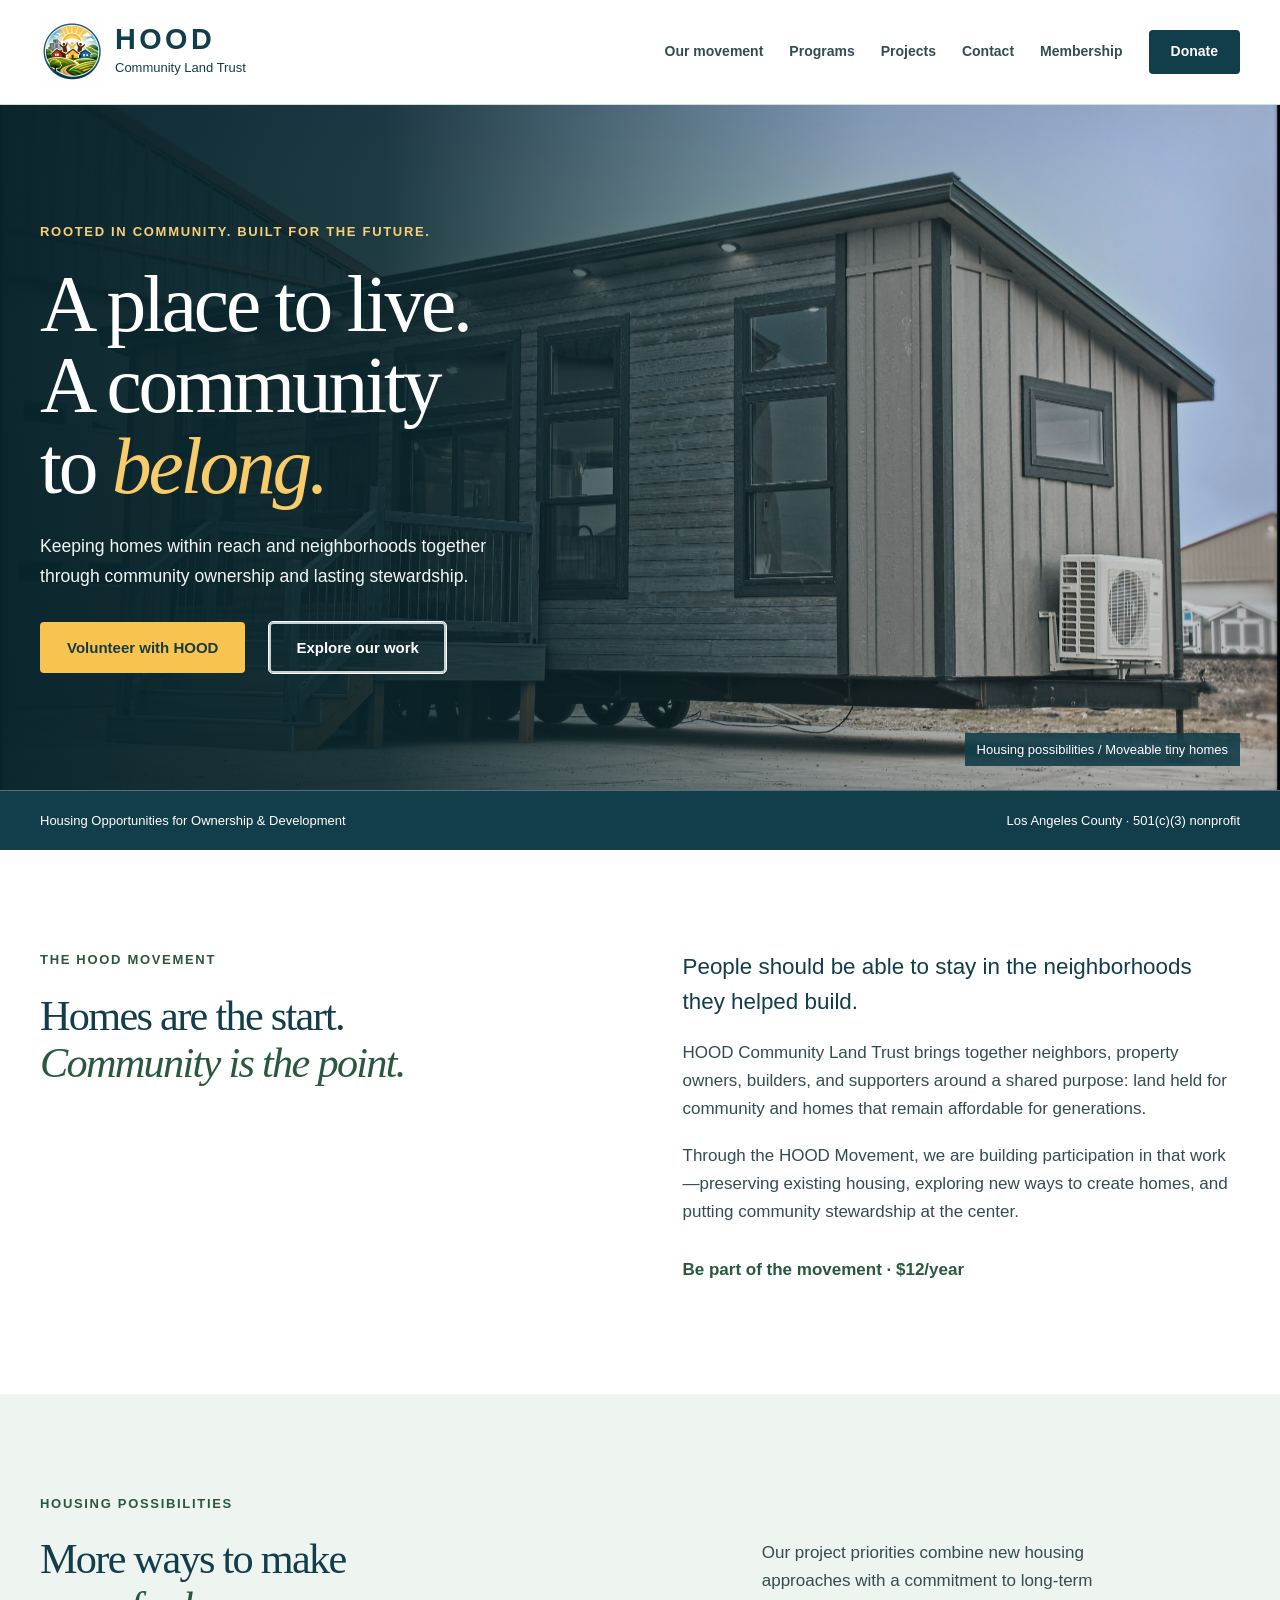
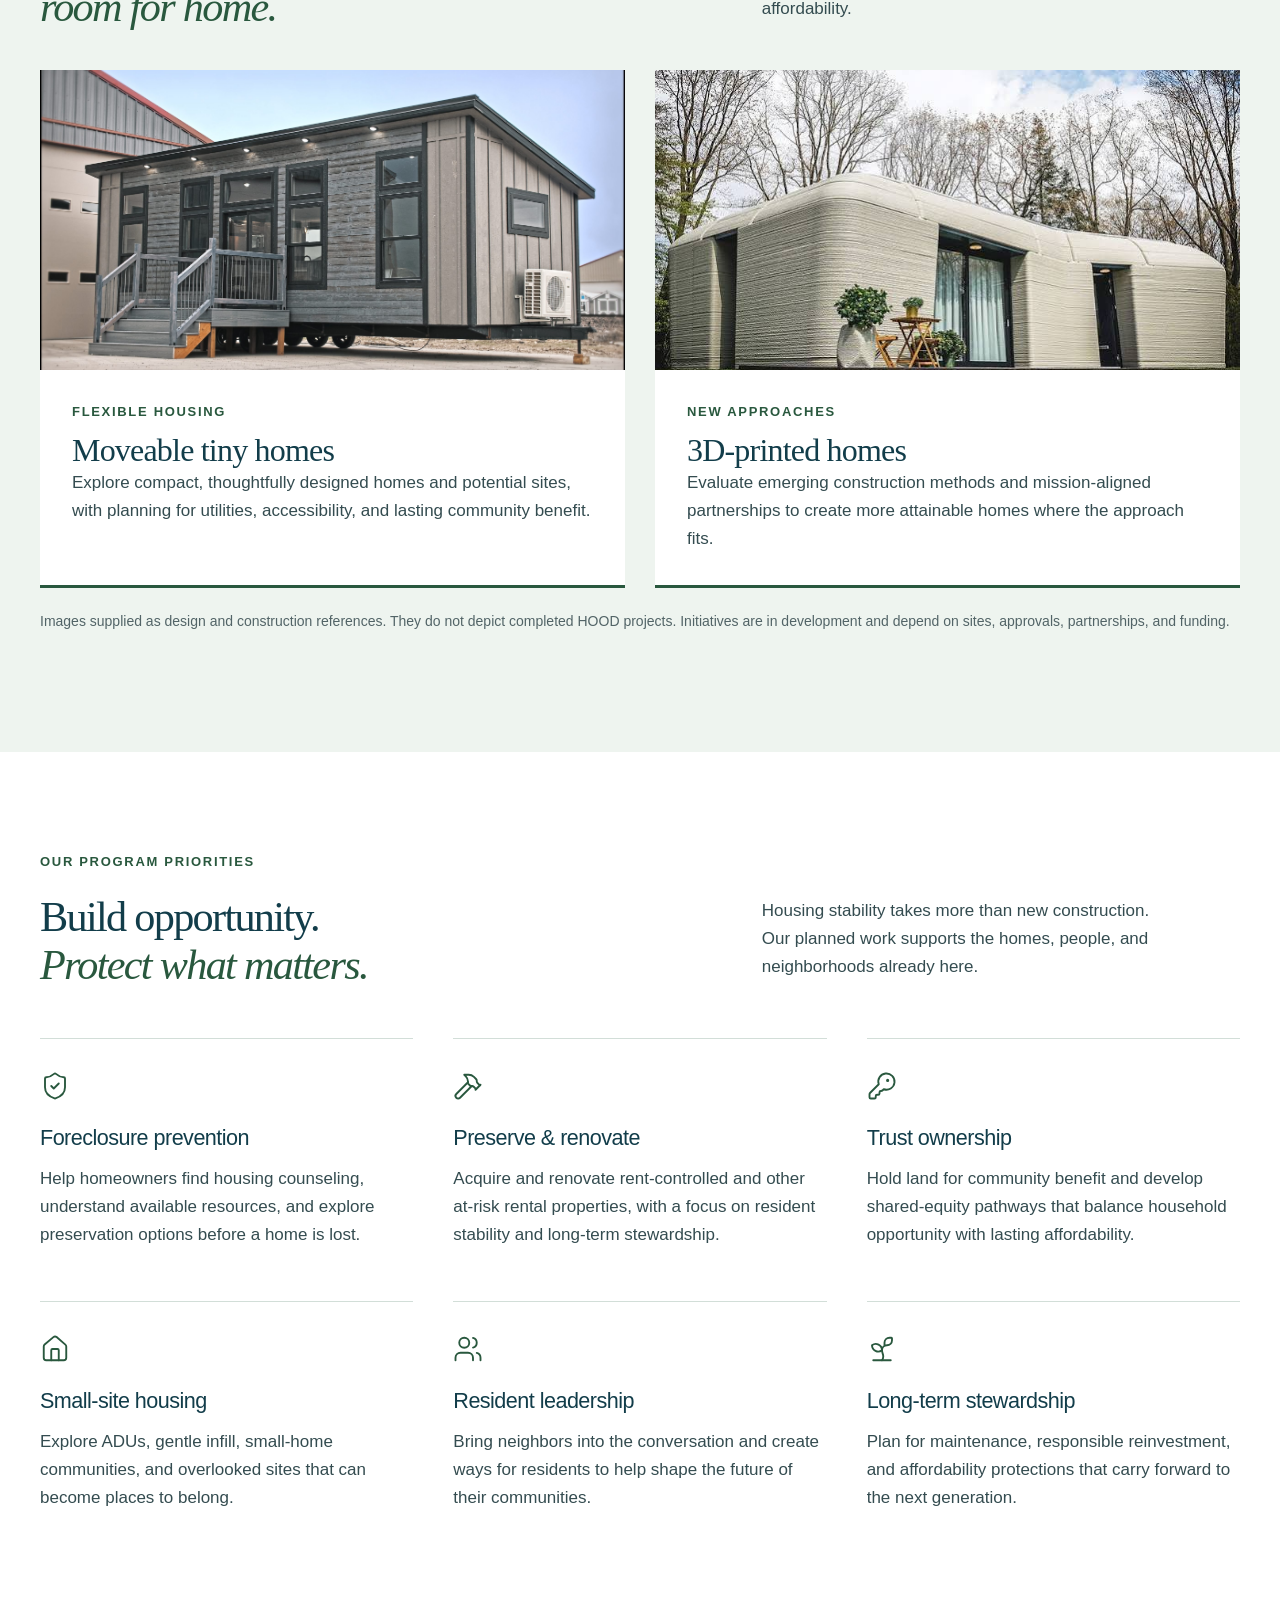
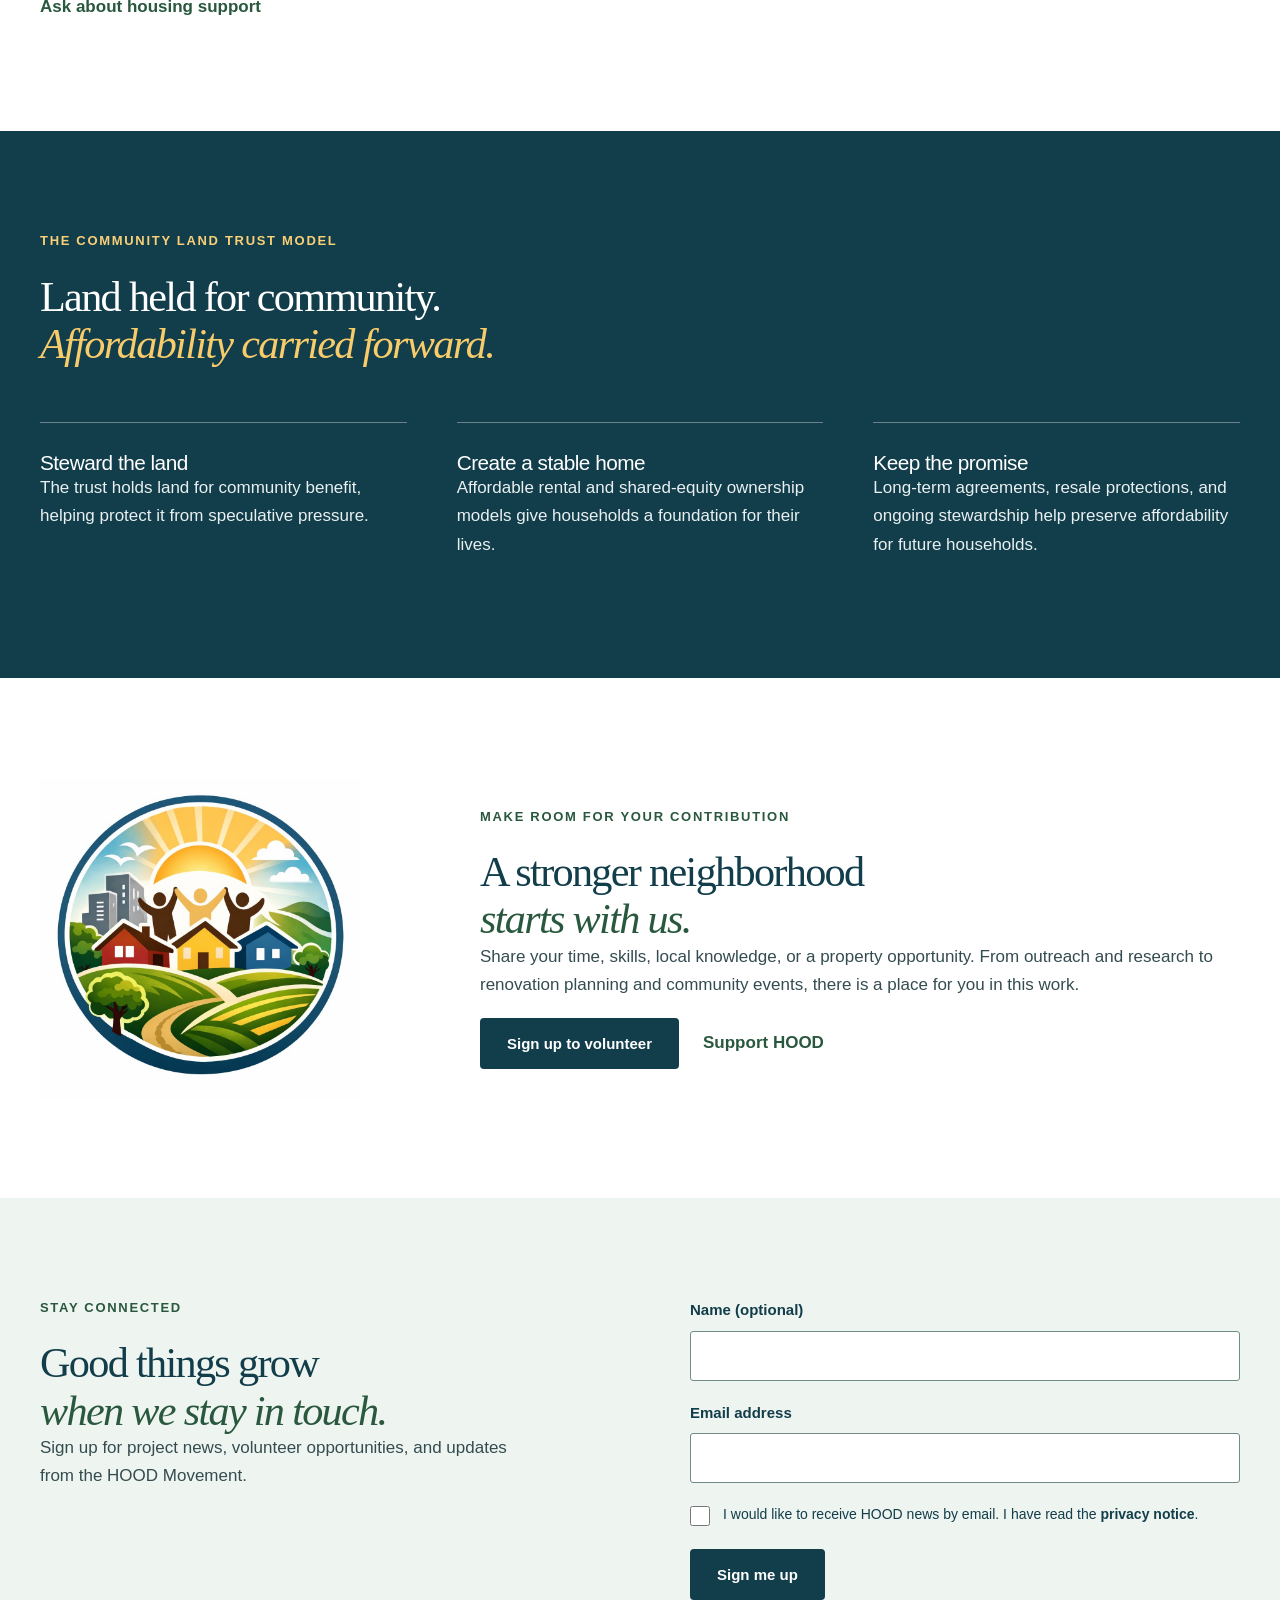
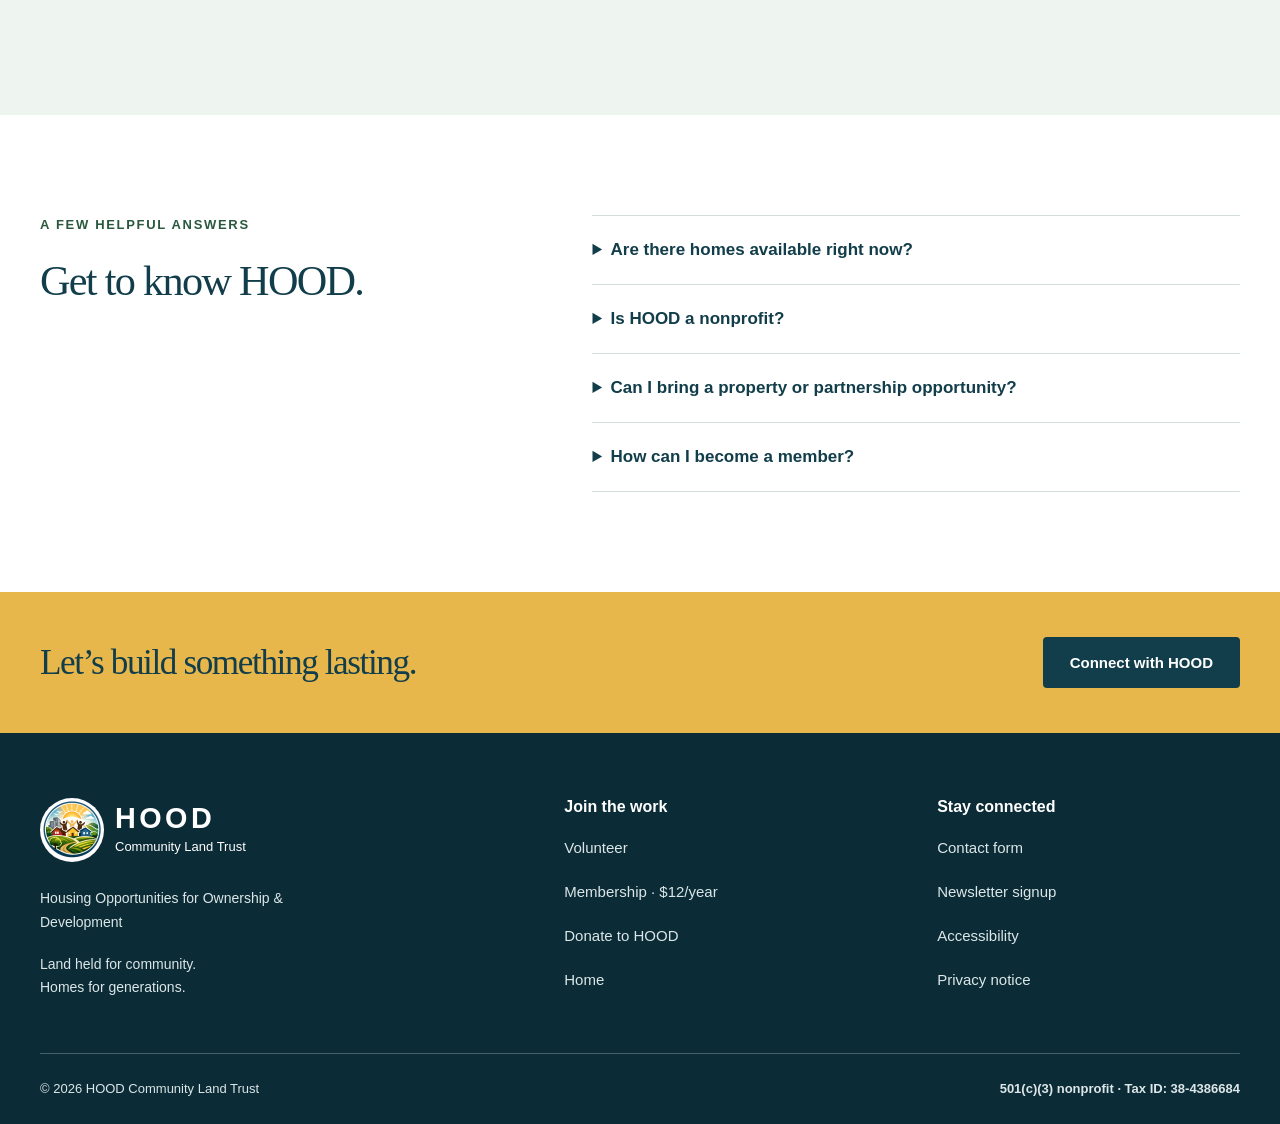
<file: index.html>
<!DOCTYPE html><html lang="en"><head><meta charSet="utf-8"/><meta name="viewport" content="width=device-width, initial-scale=1"/><title>HOOD Community Land Trust | Homes for generations</title><meta name="description" content="Housing Opportunities for Ownership &amp; Development. Community stewardship, affordable housing, preservation, and volunteer opportunities in Los Angeles County."/><link rel="icon" href="/hood-logo.jpg"/>
<link rel="stylesheet" href="/styles.css"><script src="/script.js" defer></script></head><body><a class="skip-link" href="#main">Skip to content</a><header class="site-header"><div class="shell nav-wrap"><a class="brand" href="/" aria-label="HOOD Community Land Trust home"><img src="/hood-logo.jpg" alt="" width="58" height="58"/><span><strong>HOOD</strong><small>Community Land Trust</small></span></a><nav aria-label="Main navigation"><a href="/#movement">Our movement</a><a href="/#programs">Programs</a><a href="/#projects">Projects</a><a href="/contact.html">Contact</a><a href="/membership.html">Membership</a><a class="button small" href="/donate.html">Donate</a></nav></div></header><main id="main"><section class="hero" aria-labelledby="hero-title"><div class="hero-photo" role="img" aria-label="A compact moveable home with a porch, shown as a housing design reference"></div><div class="hero-shade"></div><div class="shell hero-copy"><p class="eyebrow light">Rooted in community. Built for the future.</p><h1 id="hero-title">A place to live.<br/>A community<br/>to <em>belong.</em></h1><p>Keeping homes within reach and neighborhoods together through community ownership and lasting stewardship.</p><div class="actions"><a class="button gold" href="https://tally.so/r/LDPoGv">Volunteer with HOOD</a><a class="button outline" href="#programs">Explore our work</a></div></div><div class="hero-caption">Housing possibilities / Moveable tiny homes</div></section><div class="mission-strip"><div class="shell"><span>Housing Opportunities for Ownership &amp; Development</span><span>Los Angeles County · 501(c)(3) nonprofit</span></div></div><section class="section shell intro" id="movement"><div><p class="eyebrow">The HOOD Movement</p><h2>Homes are the start.<br/><em>Community is the point.</em></h2></div><div><p class="lead">People should be able to stay in the neighborhoods they helped build.</p><p>HOOD Community Land Trust brings together neighbors, property owners, builders, and supporters around a shared purpose: land held for community and homes that remain affordable for generations.</p><p>Through the HOOD Movement, we are building participation in that work—preserving existing housing, exploring new ways to create homes, and putting community stewardship at the center.</p><a class="text-link" href="/membership.html">Be part of the movement · $12/year</a></div></section><section class="section projects" id="projects"><div class="shell"><div class="section-heading"><div><p class="eyebrow">Housing possibilities</p><h2>More ways to make<br/><em>room for home.</em></h2></div><p>Our project priorities combine new housing approaches with a commitment to long-term affordability.</p></div><div class="project-grid"><article class="project-card"><img src="/tiny-home.jpg" alt="Moveable tiny home with wood siding and a front porch"/><div><p class="eyebrow">Flexible housing</p><h3>Moveable tiny homes</h3><p>Explore compact, thoughtfully designed homes and potential sites, with planning for utilities, accessibility, and lasting community benefit.</p></div></article><article class="project-card"><img src="/printed-home.jpg" alt="Single-story 3D-printed home with curved walls"/><div><p class="eyebrow">New approaches</p><h3>3D-printed homes</h3><p>Evaluate emerging construction methods and mission-aligned partnerships to create more attainable homes where the approach fits.</p></div></article></div><p class="caption">Images supplied as design and construction references. They do not depict completed HOOD projects. Initiatives are in development and depend on sites, approvals, partnerships, and funding.</p></div></section><section class="section shell" id="programs"><div class="section-heading"><div><p class="eyebrow">Our program priorities</p><h2>Build opportunity.<br/><em>Protect what matters.</em></h2></div><p>Housing stability takes more than new construction. Our planned work supports the homes, people, and neighborhoods already here.</p></div><div class="program-grid"><article class="program"><svg xmlns="http://www.w3.org/2000/svg" width="30" height="30" viewBox="0 0 24 24" fill="none" stroke="currentColor" stroke-width="1.5" stroke-linecap="round" stroke-linejoin="round" class="lucide lucide-shield-check" aria-hidden="true"><path d="M20 13c0 5-3.5 7.5-7.66 8.95a1 1 0 0 1-.67-.01C7.5 20.5 4 18 4 13V6a1 1 0 0 1 1-1c2 0 4.5-1.2 6.24-2.72a1.17 1.17 0 0 1 1.52 0C14.51 3.81 17 5 19 5a1 1 0 0 1 1 1z"></path><path d="m9 12 2 2 4-4"></path></svg><h3>Foreclosure prevention</h3><p>Help homeowners find housing counseling, understand available resources, and explore preservation options before a home is lost.</p></article><article class="program"><svg xmlns="http://www.w3.org/2000/svg" width="30" height="30" viewBox="0 0 24 24" fill="none" stroke="currentColor" stroke-width="1.5" stroke-linecap="round" stroke-linejoin="round" class="lucide lucide-hammer" aria-hidden="true"><path d="m15 12-9.373 9.373a1 1 0 0 1-3.001-3L12 9"></path><path d="m18 15 4-4"></path><path d="m21.5 11.5-1.914-1.914A2 2 0 0 1 19 8.172v-.344a2 2 0 0 0-.586-1.414l-1.657-1.657A6 6 0 0 0 12.516 3H9l1.243 1.243A6 6 0 0 1 12 8.485V10l2 2h1.172a2 2 0 0 1 1.414.586L18.5 14.5"></path></svg><h3>Preserve &amp; renovate</h3><p>Acquire and renovate rent-controlled and other at-risk rental properties, with a focus on resident stability and long-term stewardship.</p></article><article class="program"><svg xmlns="http://www.w3.org/2000/svg" width="30" height="30" viewBox="0 0 24 24" fill="none" stroke="currentColor" stroke-width="1.5" stroke-linecap="round" stroke-linejoin="round" class="lucide lucide-key-round" aria-hidden="true"><path d="M2.586 17.414A2 2 0 0 0 2 18.828V21a1 1 0 0 0 1 1h3a1 1 0 0 0 1-1v-1a1 1 0 0 1 1-1h1a1 1 0 0 0 1-1v-1a1 1 0 0 1 1-1h.172a2 2 0 0 0 1.414-.586l.814-.814a6.5 6.5 0 1 0-4-4z"></path><circle cx="16.5" cy="7.5" r=".5" fill="currentColor"></circle></svg><h3>Trust ownership</h3><p>Hold land for community benefit and develop shared-equity pathways that balance household opportunity with lasting affordability.</p></article><article class="program"><svg xmlns="http://www.w3.org/2000/svg" width="30" height="30" viewBox="0 0 24 24" fill="none" stroke="currentColor" stroke-width="1.5" stroke-linecap="round" stroke-linejoin="round" class="lucide lucide-house" aria-hidden="true"><path d="M15 21v-8a1 1 0 0 0-1-1h-4a1 1 0 0 0-1 1v8"></path><path d="M3 10a2 2 0 0 1 .709-1.528l7-6a2 2 0 0 1 2.582 0l7 6A2 2 0 0 1 21 10v9a2 2 0 0 1-2 2H5a2 2 0 0 1-2-2z"></path></svg><h3>Small-site housing</h3><p>Explore ADUs, gentle infill, small-home communities, and overlooked sites that can become places to belong.</p></article><article class="program"><svg xmlns="http://www.w3.org/2000/svg" width="30" height="30" viewBox="0 0 24 24" fill="none" stroke="currentColor" stroke-width="1.5" stroke-linecap="round" stroke-linejoin="round" class="lucide lucide-users" aria-hidden="true"><path d="M16 21v-2a4 4 0 0 0-4-4H6a4 4 0 0 0-4 4v2"></path><path d="M16 3.128a4 4 0 0 1 0 7.744"></path><path d="M22 21v-2a4 4 0 0 0-3-3.87"></path><circle cx="9" cy="7" r="4"></circle></svg><h3>Resident leadership</h3><p>Bring neighbors into the conversation and create ways for residents to help shape the future of their communities.</p></article><article class="program"><svg xmlns="http://www.w3.org/2000/svg" width="30" height="30" viewBox="0 0 24 24" fill="none" stroke="currentColor" stroke-width="1.5" stroke-linecap="round" stroke-linejoin="round" class="lucide lucide-sprout" aria-hidden="true"><path d="M14 9.536V7a4 4 0 0 1 4-4h1.5a.5.5 0 0 1 .5.5V5a4 4 0 0 1-4 4 4 4 0 0 0-4 4c0 2 1 3 1 5a5 5 0 0 1-1 3"></path><path d="M4 9a5 5 0 0 1 8 4 5 5 0 0 1-8-4"></path><path d="M5 21h14"></path></svg><h3>Long-term stewardship</h3><p>Plan for maintenance, responsible reinvestment, and affordability protections that carry forward to the next generation.</p></article></div><a class="text-link" href="/contact.html">Ask about housing support</a></section><section class="model section" id="model"><div class="shell"><p class="eyebrow light">The community land trust model</p><h2>Land held for community.<br/><em>Affordability carried forward.</em></h2><div class="model-grid"><article><h3>Steward the land</h3><p>The trust holds land for community benefit, helping protect it from speculative pressure.</p></article><article><h3>Create a stable home</h3><p>Affordable rental and shared-equity ownership models give households a foundation for their lives.</p></article><article><h3>Keep the promise</h3><p>Long-term agreements, resale protections, and ongoing stewardship help preserve affordability for future households.</p></article></div></div></section><section class="section shell involvement"><img src="/hood-logo.jpg" alt="HOOD community emblem showing neighbors, homes, green land, and a rising sun"/><div><p class="eyebrow">Make room for your contribution</p><h2>A stronger neighborhood<br/><em>starts with us.</em></h2><p>Share your time, skills, local knowledge, or a property opportunity. From outreach and research to renovation planning and community events, there is a place for you in this work.</p><div class="actions"><a class="button" href="https://tally.so/r/LDPoGv">Sign up to volunteer</a><a class="text-link" href="/donate.html">Support HOOD</a></div></div></section><section class="newsletter section" id="newsletter"><div class="shell newsletter-grid"><div><p class="eyebrow">Stay connected</p><h2>Good things grow<br/><em>when we stay in touch.</em></h2><p>Sign up for project news, volunteer opportunities, and updates from the HOOD Movement.</p></div><form class="signup-form" aria-label="newsletter signup"><div class="form-fields"><label>Name (optional)<input autoComplete="name" maxLength="120" name="name"/></label><label>Email address<input type="email" autoComplete="email" maxLength="254" required="" name="email"/></label><div class="honeypot" aria-hidden="true"><label>Leave this field empty<input tabindex="-1" autoComplete="off" name="website"/></label></div><label class="check"><input type="checkbox" required="" name="consent"/><span>I would like to receive HOOD news by email.<!-- --> I have read the <a href="/privacy.html">privacy notice</a>.</span></label><button class="button" type="submit">Sign me up</button></div><div aria-live="polite" role="status" class="form-status "></div></form></div></section><section class="section shell faq"><div><p class="eyebrow">A few helpful answers</p><h2>Get to know HOOD.</h2></div><div><details><summary>Are there homes available right now?</summary><p>HOOD is developing its organizational capacity, partnerships, and project pipeline. Housing availability, applications, and eligibility will be announced when programs are ready. Newsletter signup is not a housing application or waiting list.</p></details><details><summary>Is HOOD a nonprofit?</summary><p>Yes. HOOD Community Land Trust is a 501(c)(3) nonprofit. Our federal tax ID is 38-4386684.</p></details><details><summary>Can I bring a property or partnership opportunity?</summary><p>Yes. Use our contact form to share a potential acquisition, land arrangement, preservation opportunity, or mission-aligned partnership.</p><a class="text-link" href="/contact.html">Contact HOOD</a></details><details><summary>How can I become a member?</summary><p>Annual membership is $12. While payment setup is underway, you can register your interest and we will follow up when checkout is available. No payment is collected on the interest form.</p><a class="text-link" href="/membership.html">Membership information</a></details></div></section><section class="cta"><div class="shell"><h2>Let’s build something lasting.</h2><a class="button gold" href="/contact.html">Connect with HOOD</a></div></section></main><footer><div class="shell footer-grid"><div><a class="brand" href="/"><img src="/hood-logo.jpg" alt="" width="58" height="58"/><span><strong>HOOD</strong><small>Community Land Trust</small></span></a><p>Housing Opportunities for Ownership &amp; Development</p><p>Land held for community.<br/>Homes for generations.</p></div><div><h2>Join the work</h2><a href="https://tally.so/r/LDPoGv">Volunteer</a><a href="/membership.html">Membership · $12/year</a><a href="/donate.html">Donate to HOOD</a><a href="/#main">Home</a></div><div><h2>Stay connected</h2><a href="/contact.html">Contact form</a><a href="/#newsletter">Newsletter signup</a><a href="/accessibility.html">Accessibility</a><a href="/privacy.html">Privacy notice</a></div></div><div class="shell footer-bottom"><p>© <!-- -->2026<!-- --> HOOD Community Land Trust</p><p><strong>501(c)(3) nonprofit · Tax ID: 38-4386684</strong></p></div></footer></body></html>
</file>
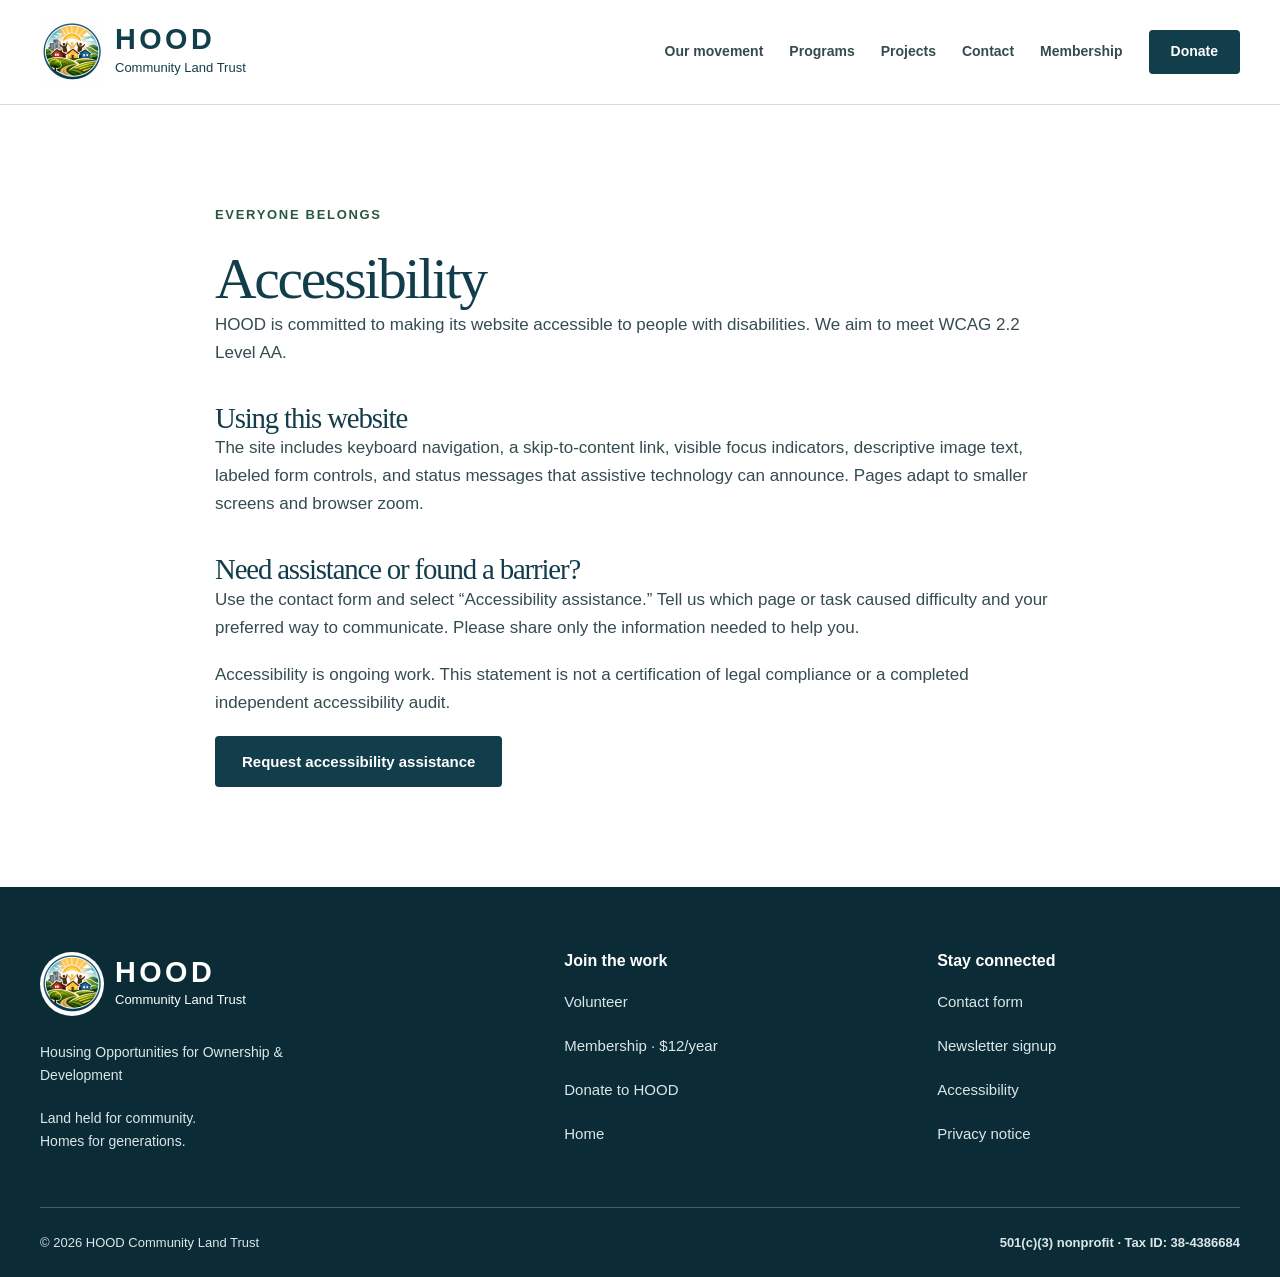
<file: accessibility.html>
<!DOCTYPE html><html lang="en"><head><meta charSet="utf-8"/><meta name="viewport" content="width=device-width, initial-scale=1"/><title>Accessibility | HOOD Community Land Trust</title><meta name="description" content="Housing Opportunities for Ownership &amp; Development. Community stewardship, affordable housing, preservation, and volunteer opportunities in Los Angeles County."/><link rel="icon" href="/hood-logo.jpg"/>
<link rel="stylesheet" href="/styles.css"><script src="/script.js" defer></script></head><body><a class="skip-link" href="#main">Skip to content</a><header class="site-header"><div class="shell nav-wrap"><a class="brand" href="/" aria-label="HOOD Community Land Trust home"><img src="/hood-logo.jpg" alt="" width="58" height="58"/><span><strong>HOOD</strong><small>Community Land Trust</small></span></a><nav aria-label="Main navigation"><a href="/#movement">Our movement</a><a href="/#programs">Programs</a><a href="/#projects">Projects</a><a href="/contact.html">Contact</a><a href="/membership.html">Membership</a><a class="button small" href="/donate.html">Donate</a></nav></div></header><main id="main"><article class="shell section prose"><p class="eyebrow">Everyone belongs</p><h1>Accessibility</h1><p>HOOD is committed to making its website accessible to people with disabilities. We aim to meet WCAG 2.2 Level AA.</p><h2>Using this website</h2><p>The site includes keyboard navigation, a skip-to-content link, visible focus indicators, descriptive image text, labeled form controls, and status messages that assistive technology can announce. Pages adapt to smaller screens and browser zoom.</p><h2>Need assistance or found a barrier?</h2><p>Use the contact form and select “Accessibility assistance.” Tell us which page or task caused difficulty and your preferred way to communicate. Please share only the information needed to help you.</p><p>Accessibility is ongoing work. This statement is not a certification of legal compliance or a completed independent accessibility audit.</p><a class="button" href="/contact.html">Request accessibility assistance</a></article></main><footer><div class="shell footer-grid"><div><a class="brand" href="/"><img src="/hood-logo.jpg" alt="" width="58" height="58"/><span><strong>HOOD</strong><small>Community Land Trust</small></span></a><p>Housing Opportunities for Ownership &amp; Development</p><p>Land held for community.<br/>Homes for generations.</p></div><div><h2>Join the work</h2><a href="https://tally.so/r/LDPoGv">Volunteer</a><a href="/membership.html">Membership · $12/year</a><a href="/donate.html">Donate to HOOD</a><a href="/#main">Home</a></div><div><h2>Stay connected</h2><a href="/contact.html">Contact form</a><a href="/#newsletter">Newsletter signup</a><a href="/accessibility.html">Accessibility</a><a href="/privacy.html">Privacy notice</a></div></div><div class="shell footer-bottom"><p>© <!-- -->2026<!-- --> HOOD Community Land Trust</p><p><strong>501(c)(3) nonprofit · Tax ID: 38-4386684</strong></p></div></footer></body></html>
</file>
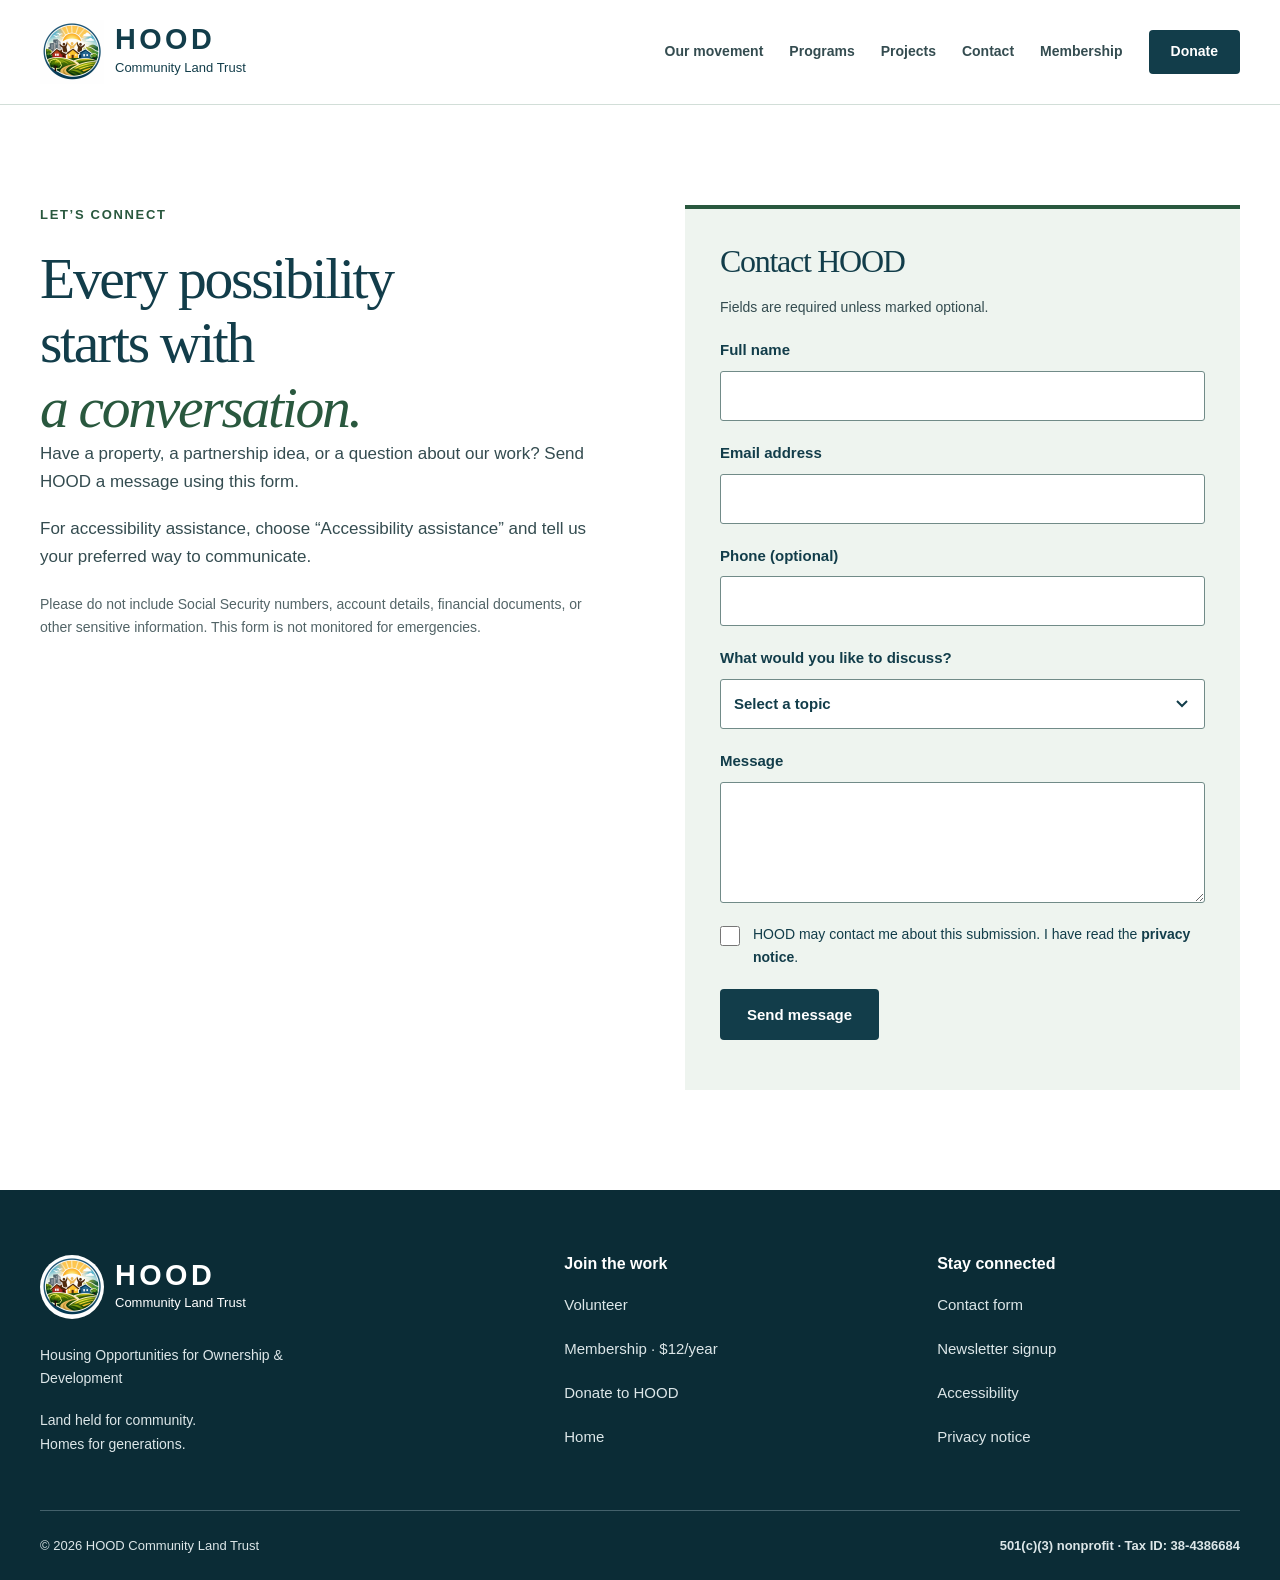
<file: contact.html>
<!DOCTYPE html><html lang="en"><head><meta charSet="utf-8"/><meta name="viewport" content="width=device-width, initial-scale=1"/><title>Contact | HOOD Community Land Trust</title><meta name="description" content="Housing Opportunities for Ownership &amp; Development. Community stewardship, affordable housing, preservation, and volunteer opportunities in Los Angeles County."/><link rel="icon" href="/hood-logo.jpg"/>
<link rel="stylesheet" href="/styles.css"><script src="/script.js" defer></script></head><body><a class="skip-link" href="#main">Skip to content</a><header class="site-header"><div class="shell nav-wrap"><a class="brand" href="/" aria-label="HOOD Community Land Trust home"><img src="/hood-logo.jpg" alt="" width="58" height="58"/><span><strong>HOOD</strong><small>Community Land Trust</small></span></a><nav aria-label="Main navigation"><a href="/#movement">Our movement</a><a href="/#programs">Programs</a><a href="/#projects">Projects</a><a href="/contact.html">Contact</a><a href="/membership.html">Membership</a><a class="button small" href="/donate.html">Donate</a></nav></div></header><main id="main"><div class="shell section form-page"><div><p class="eyebrow">Let’s connect</p><h1>Every possibility<br/>starts with<br/><em>a conversation.</em></h1><p>Have a property, a partnership idea, or a question about our work? Send HOOD a message using this form.</p><p>For accessibility assistance, choose “Accessibility assistance” and tell us your preferred way to communicate.</p><p class="caption">Please do not include Social Security numbers, account details, financial documents, or other sensitive information. This form is not monitored for emergencies.</p></div><div class="form-panel"><h2>Contact HOOD</h2><p>Fields are required unless marked optional.</p><form class="signup-form" aria-label="contact signup"><div class="form-fields"><label>Full name<input autoComplete="name" maxLength="120" required="" name="name"/></label><label>Email address<input type="email" autoComplete="email" maxLength="254" required="" name="email"/></label><label>Phone (optional)<input type="tel" autoComplete="tel" maxLength="40" name="phone"/></label><label>What would you like to discuss?<select name="topic" required=""><option value="" disabled="" selected="">Select a topic</option><option>Housing support</option><option>Property opportunity</option><option>Partnership</option><option>Donation or membership</option><option>Accessibility assistance</option><option>Other</option></select></label><label>Message<textarea name="message" rows="4" maxLength="4000" required=""></textarea></label><div class="honeypot" aria-hidden="true"><label>Leave this field empty<input tabindex="-1" autoComplete="off" name="website"/></label></div><label class="check"><input type="checkbox" required="" name="consent"/><span>HOOD may contact me about this submission.<!-- --> I have read the <a href="/privacy.html">privacy notice</a>.</span></label><button class="button" type="submit">Send message</button></div><div aria-live="polite" role="status" class="form-status "></div></form></div></div></main><footer><div class="shell footer-grid"><div><a class="brand" href="/"><img src="/hood-logo.jpg" alt="" width="58" height="58"/><span><strong>HOOD</strong><small>Community Land Trust</small></span></a><p>Housing Opportunities for Ownership &amp; Development</p><p>Land held for community.<br/>Homes for generations.</p></div><div><h2>Join the work</h2><a href="https://tally.so/r/LDPoGv">Volunteer</a><a href="/membership.html">Membership · $12/year</a><a href="/donate.html">Donate to HOOD</a><a href="/#main">Home</a></div><div><h2>Stay connected</h2><a href="/contact.html">Contact form</a><a href="/#newsletter">Newsletter signup</a><a href="/accessibility.html">Accessibility</a><a href="/privacy.html">Privacy notice</a></div></div><div class="shell footer-bottom"><p>© <!-- -->2026<!-- --> HOOD Community Land Trust</p><p><strong>501(c)(3) nonprofit · Tax ID: 38-4386684</strong></p></div></footer></body></html>
</file>
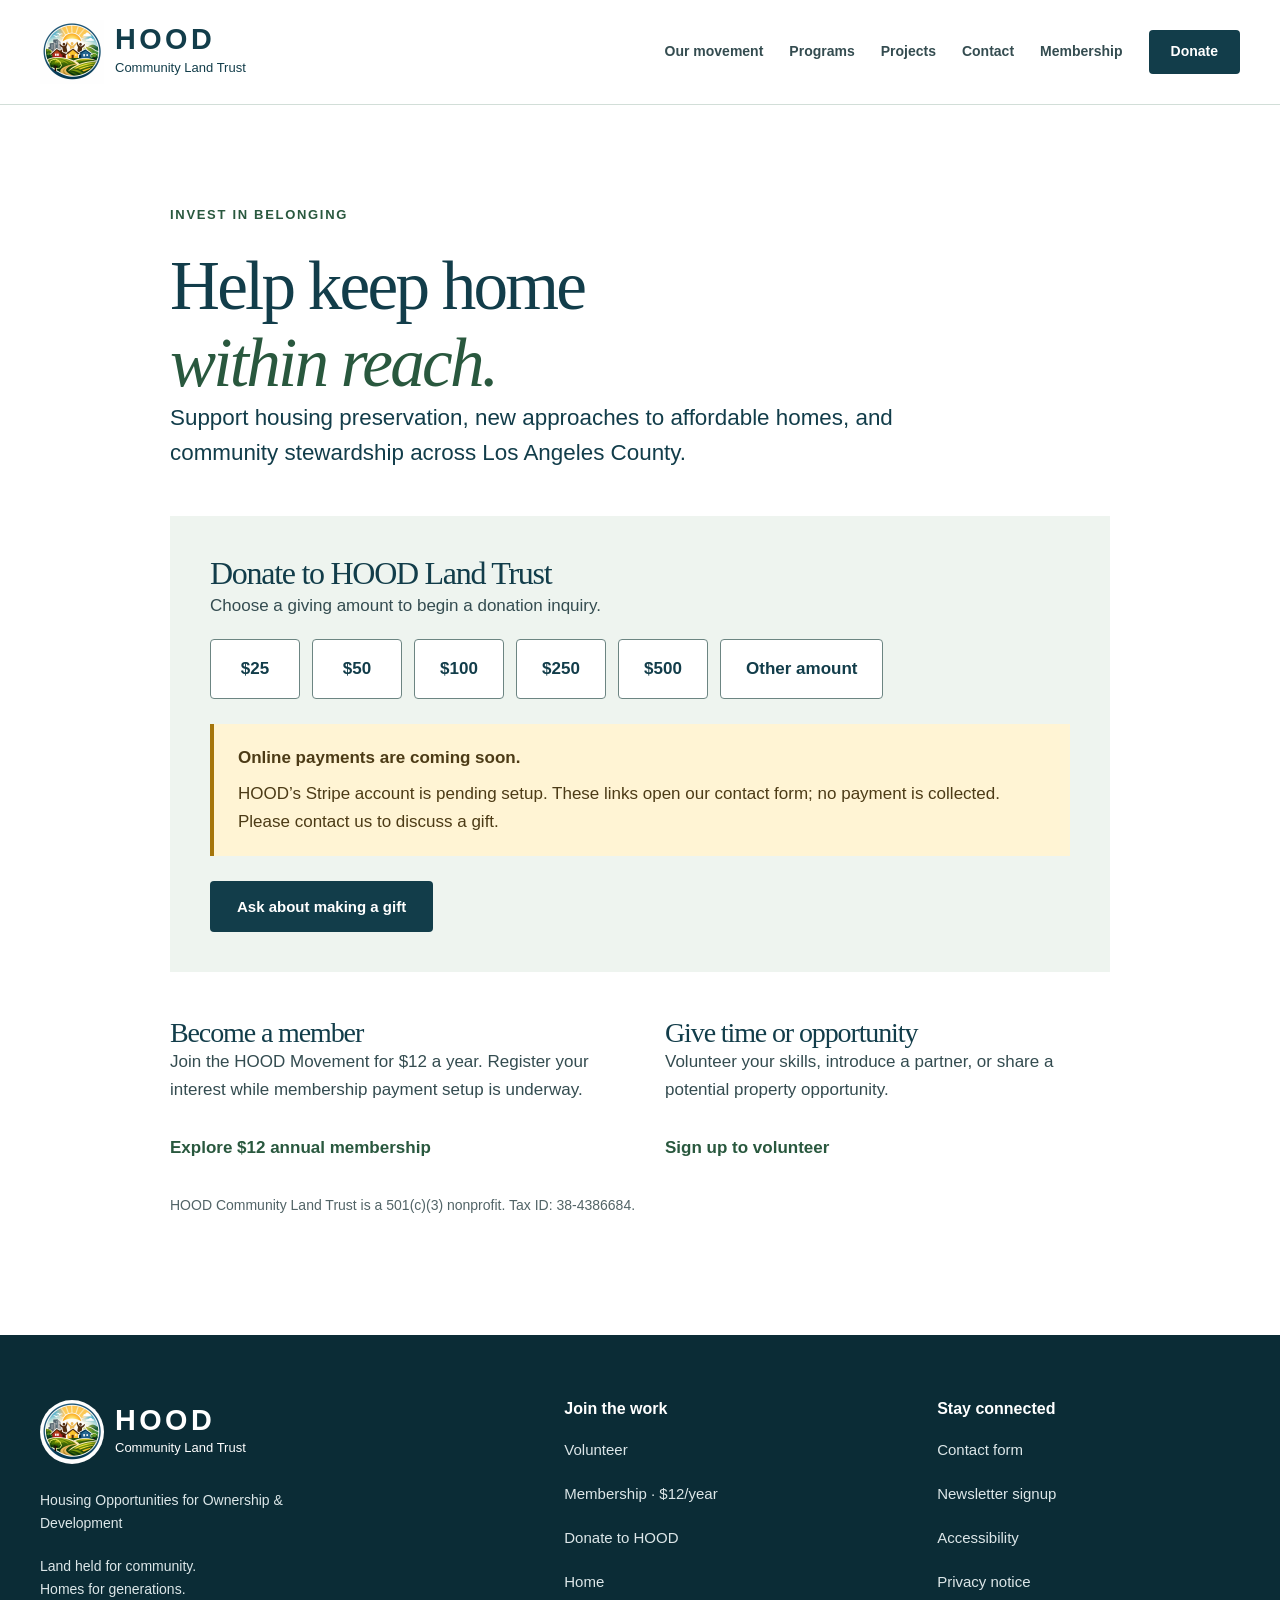
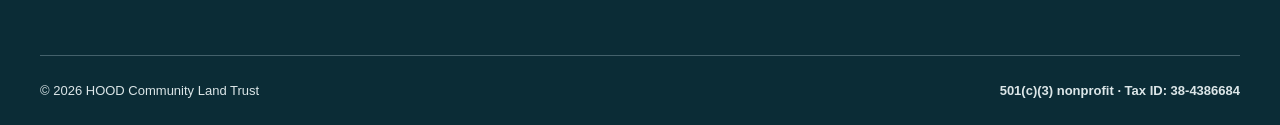
<file: donate.html>
<!DOCTYPE html><html lang="en"><head><meta charSet="utf-8"/><meta name="viewport" content="width=device-width, initial-scale=1"/><title>Donate | HOOD Community Land Trust</title><meta name="description" content="Housing Opportunities for Ownership &amp; Development. Community stewardship, affordable housing, preservation, and volunteer opportunities in Los Angeles County."/><link rel="icon" href="/hood-logo.jpg"/>
<link rel="stylesheet" href="/styles.css"><script src="/script.js" defer></script></head><body><a class="skip-link" href="#main">Skip to content</a><header class="site-header"><div class="shell nav-wrap"><a class="brand" href="/" aria-label="HOOD Community Land Trust home"><img src="/hood-logo.jpg" alt="" width="58" height="58"/><span><strong>HOOD</strong><small>Community Land Trust</small></span></a><nav aria-label="Main navigation"><a href="/#movement">Our movement</a><a href="/#programs">Programs</a><a href="/#projects">Projects</a><a href="/contact.html">Contact</a><a href="/membership.html">Membership</a><a class="button small" href="/donate.html">Donate</a></nav></div></header><main id="main"><div class="shell section giving"><p class="eyebrow">Invest in belonging</p><h1>Help keep home<br/><em>within reach.</em></h1><p class="lead">Support housing preservation, new approaches to affordable homes, and community stewardship across Los Angeles County.</p><section class="giving-box"><h2>Donate to HOOD Land Trust</h2><p>Choose a giving amount to begin a donation inquiry.</p><div class="amounts"><a class="amount" href="/contact.html?donation=25">$<!-- -->25</a><a class="amount" href="/contact.html?donation=50">$<!-- -->50</a><a class="amount" href="/contact.html?donation=100">$<!-- -->100</a><a class="amount" href="/contact.html?donation=250">$<!-- -->250</a><a class="amount" href="/contact.html?donation=500">$<!-- -->500</a><a class="amount" href="/contact.html?donation=custom">Other amount</a></div><div class="notice"><strong>Online payments are coming soon.</strong><p>HOOD’s Stripe account is pending setup. These links open our contact form; no payment is collected. Please contact us to discuss a gift.</p></div><a class="button" href="/contact.html">Ask about making a gift</a></section><div class="giving-bottom"><div><h2>Become a member</h2><p>Join the HOOD Movement for $12 a year. Register your interest while membership payment setup is underway.</p><a class="text-link" href="/membership.html">Explore $12 annual membership</a></div><div><h2>Give time or opportunity</h2><p>Volunteer your skills, introduce a partner, or share a potential property opportunity.</p><a class="text-link" href="https://tally.so/r/LDPoGv">Sign up to volunteer</a></div></div><p class="caption">HOOD Community Land Trust is a 501(c)(3) nonprofit. Tax ID: 38-4386684.</p></div></main><footer><div class="shell footer-grid"><div><a class="brand" href="/"><img src="/hood-logo.jpg" alt="" width="58" height="58"/><span><strong>HOOD</strong><small>Community Land Trust</small></span></a><p>Housing Opportunities for Ownership &amp; Development</p><p>Land held for community.<br/>Homes for generations.</p></div><div><h2>Join the work</h2><a href="https://tally.so/r/LDPoGv">Volunteer</a><a href="/membership.html">Membership · $12/year</a><a href="/donate.html">Donate to HOOD</a><a href="/#main">Home</a></div><div><h2>Stay connected</h2><a href="/contact.html">Contact form</a><a href="/#newsletter">Newsletter signup</a><a href="/accessibility.html">Accessibility</a><a href="/privacy.html">Privacy notice</a></div></div><div class="shell footer-bottom"><p>© <!-- -->2026<!-- --> HOOD Community Land Trust</p><p><strong>501(c)(3) nonprofit · Tax ID: 38-4386684</strong></p></div></footer></body></html>
</file>
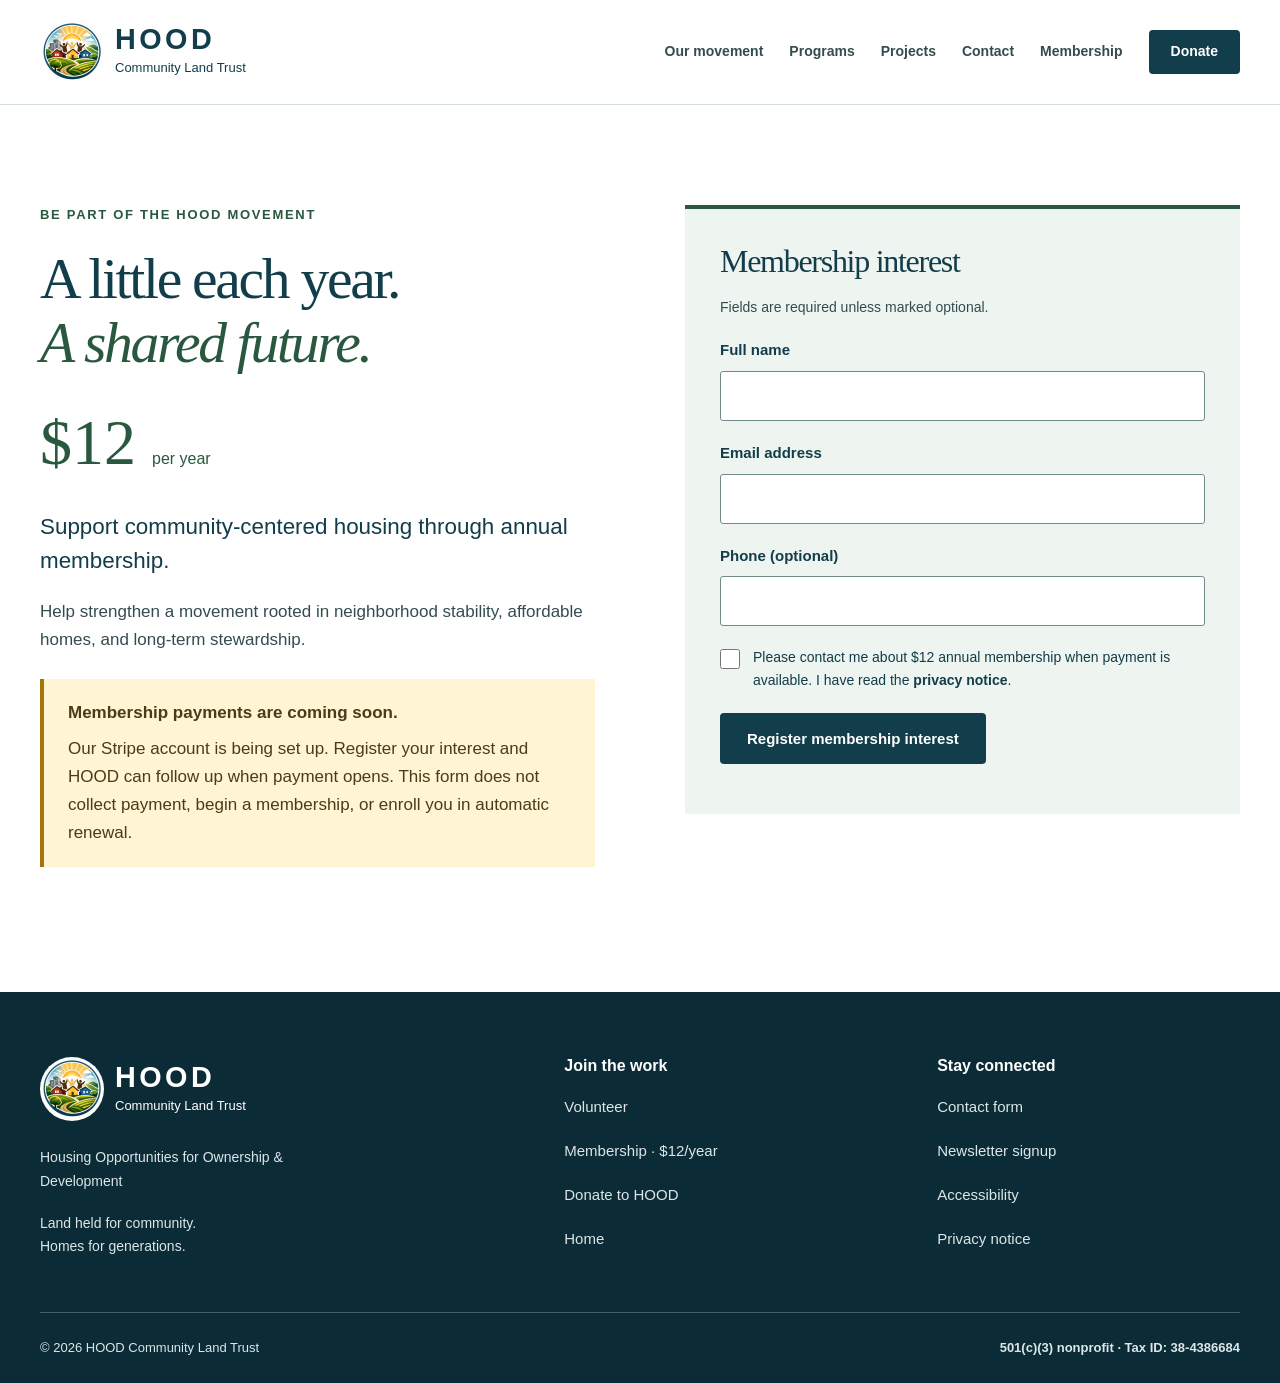
<file: membership.html>
<!DOCTYPE html><html lang="en"><head><meta charSet="utf-8"/><meta name="viewport" content="width=device-width, initial-scale=1"/><title>Membership | HOOD Community Land Trust</title><meta name="description" content="Housing Opportunities for Ownership &amp; Development. Community stewardship, affordable housing, preservation, and volunteer opportunities in Los Angeles County."/><link rel="icon" href="/hood-logo.jpg"/>
<link rel="stylesheet" href="/styles.css"><script src="/script.js" defer></script></head><body><a class="skip-link" href="#main">Skip to content</a><header class="site-header"><div class="shell nav-wrap"><a class="brand" href="/" aria-label="HOOD Community Land Trust home"><img src="/hood-logo.jpg" alt="" width="58" height="58"/><span><strong>HOOD</strong><small>Community Land Trust</small></span></a><nav aria-label="Main navigation"><a href="/#movement">Our movement</a><a href="/#programs">Programs</a><a href="/#projects">Projects</a><a href="/contact.html">Contact</a><a href="/membership.html">Membership</a><a class="button small" href="/donate.html">Donate</a></nav></div></header><main id="main"><div class="shell section form-page"><div><p class="eyebrow">Be part of the HOOD Movement</p><h1>A little each year.<br/><em>A shared future.</em></h1><div class="membership-price">$12 <span>per year</span></div><p class="lead">Support community-centered housing through annual membership.</p><p>Help strengthen a movement rooted in neighborhood stability, affordable homes, and long-term stewardship.</p><div class="notice"><strong>Membership payments are coming soon.</strong><p>Our Stripe account is being set up. Register your interest and HOOD can follow up when payment opens. This form does not collect payment, begin a membership, or enroll you in automatic renewal.</p></div></div><div class="form-panel"><h2>Membership interest</h2><p>Fields are required unless marked optional.</p><form class="signup-form" aria-label="membership signup"><div class="form-fields"><label>Full name<input autoComplete="name" maxLength="120" required="" name="name"/></label><label>Email address<input type="email" autoComplete="email" maxLength="254" required="" name="email"/></label><label>Phone (optional)<input type="tel" autoComplete="tel" maxLength="40" name="phone"/></label><div class="honeypot" aria-hidden="true"><label>Leave this field empty<input tabindex="-1" autoComplete="off" name="website"/></label></div><label class="check"><input type="checkbox" required="" name="consent"/><span>Please contact me about $12 annual membership when payment is available.<!-- --> I have read the <a href="/privacy.html">privacy notice</a>.</span></label><button class="button" type="submit">Register membership interest</button></div><div aria-live="polite" role="status" class="form-status "></div></form></div></div></main><footer><div class="shell footer-grid"><div><a class="brand" href="/"><img src="/hood-logo.jpg" alt="" width="58" height="58"/><span><strong>HOOD</strong><small>Community Land Trust</small></span></a><p>Housing Opportunities for Ownership &amp; Development</p><p>Land held for community.<br/>Homes for generations.</p></div><div><h2>Join the work</h2><a href="https://tally.so/r/LDPoGv">Volunteer</a><a href="/membership.html">Membership · $12/year</a><a href="/donate.html">Donate to HOOD</a><a href="/#main">Home</a></div><div><h2>Stay connected</h2><a href="/contact.html">Contact form</a><a href="/#newsletter">Newsletter signup</a><a href="/accessibility.html">Accessibility</a><a href="/privacy.html">Privacy notice</a></div></div><div class="shell footer-bottom"><p>© <!-- -->2026<!-- --> HOOD Community Land Trust</p><p><strong>501(c)(3) nonprofit · Tax ID: 38-4386684</strong></p></div></footer></body></html>
</file>
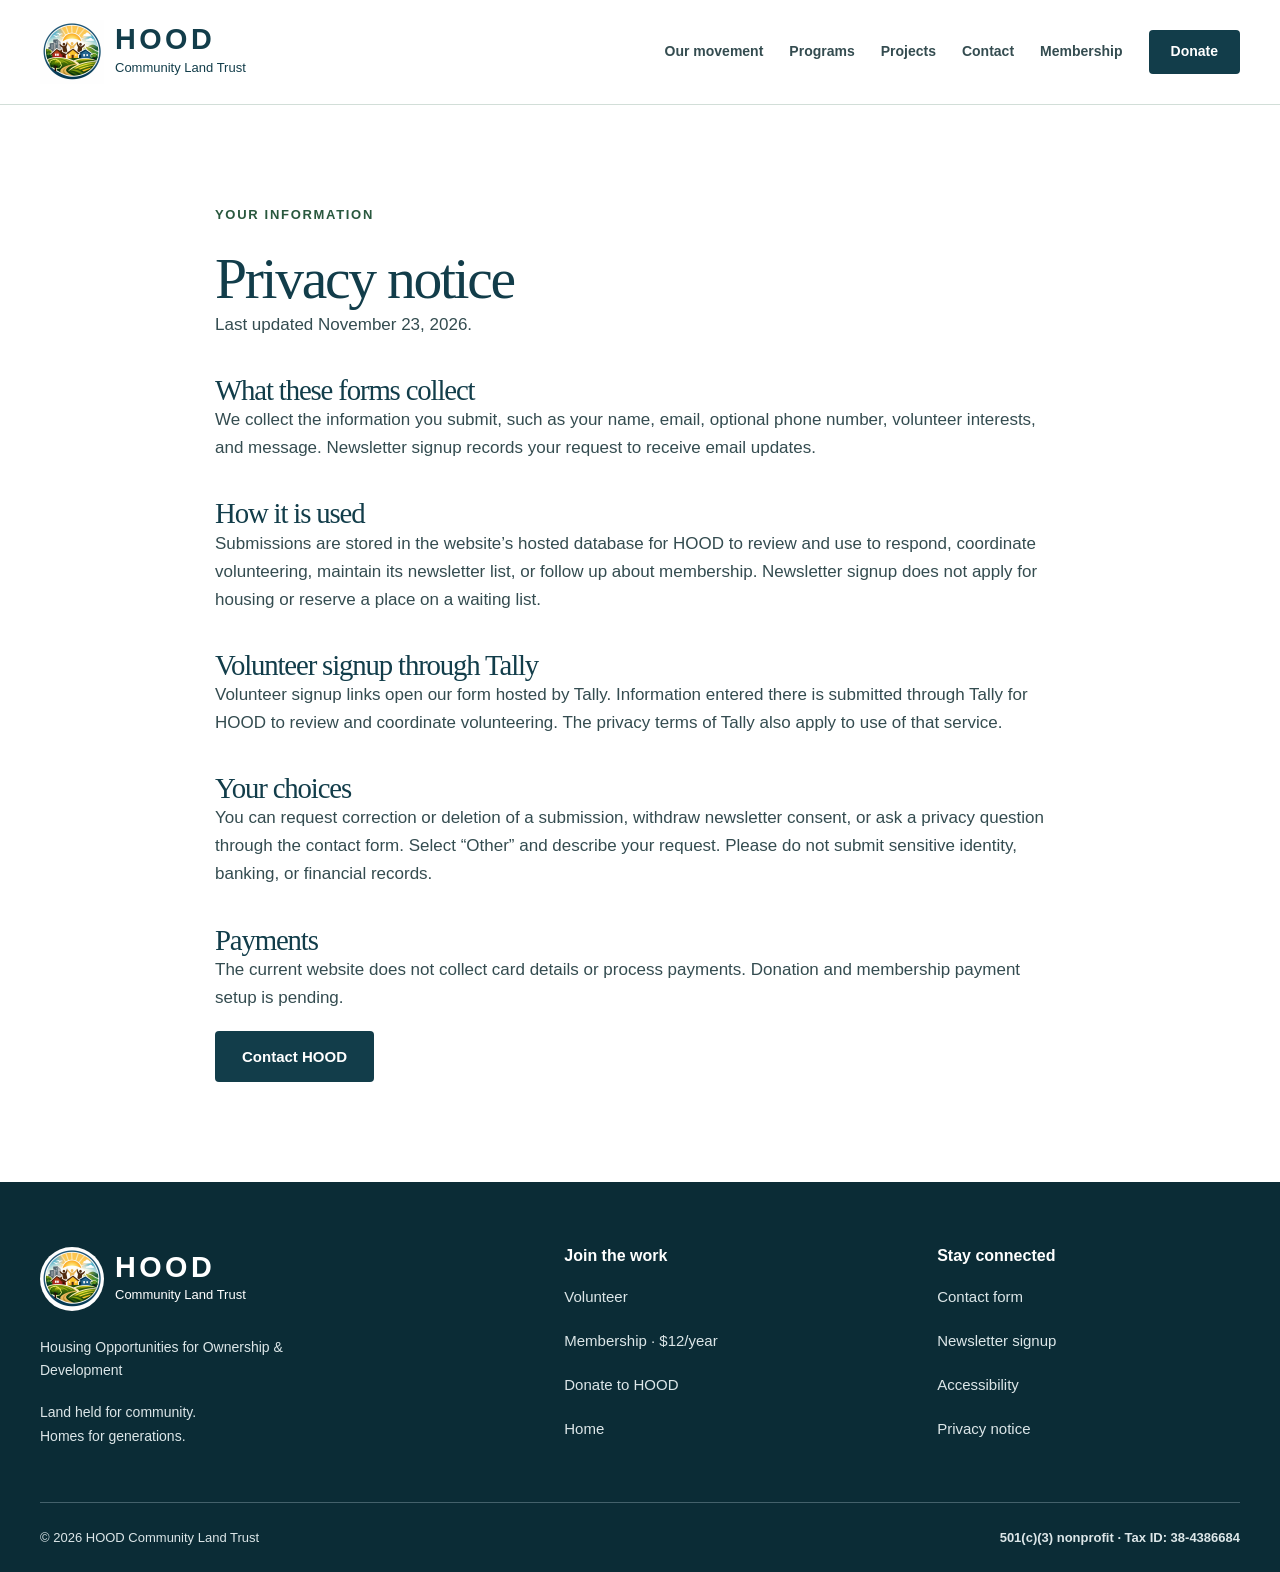
<file: privacy.html>
<!DOCTYPE html><html lang="en"><head><meta charSet="utf-8"/><meta name="viewport" content="width=device-width, initial-scale=1"/><title>Privacy notice | HOOD Community Land Trust</title><meta name="description" content="Housing Opportunities for Ownership &amp; Development. Community stewardship, affordable housing, preservation, and volunteer opportunities in Los Angeles County."/><link rel="icon" href="/hood-logo.jpg"/>
<link rel="stylesheet" href="/styles.css"><script src="/script.js" defer></script></head><body><a class="skip-link" href="#main">Skip to content</a><header class="site-header"><div class="shell nav-wrap"><a class="brand" href="/" aria-label="HOOD Community Land Trust home"><img src="/hood-logo.jpg" alt="" width="58" height="58"/><span><strong>HOOD</strong><small>Community Land Trust</small></span></a><nav aria-label="Main navigation"><a href="/#movement">Our movement</a><a href="/#programs">Programs</a><a href="/#projects">Projects</a><a href="/contact.html">Contact</a><a href="/membership.html">Membership</a><a class="button small" href="/donate.html">Donate</a></nav></div></header><main id="main"><article class="shell section prose"><p class="eyebrow">Your information</p><h1>Privacy notice</h1><p>Last updated November 23, 2026.</p><h2>What these forms collect</h2><p>We collect the information you submit, such as your name, email, optional phone number, volunteer interests, and message. Newsletter signup records your request to receive email updates.</p><h2>How it is used</h2><p>Submissions are stored in the website’s hosted database for HOOD to review and use to respond, coordinate volunteering, maintain its newsletter list, or follow up about membership. Newsletter signup does not apply for housing or reserve a place on a waiting list.</p><h2>Volunteer signup through Tally</h2><p>Volunteer signup links open our form hosted by Tally. Information entered there is submitted through Tally for HOOD to review and coordinate volunteering. The privacy terms of Tally also apply to use of that service.</p><h2>Your choices</h2><p>You can request correction or deletion of a submission, withdraw newsletter consent, or ask a privacy question through the contact form. Select “Other” and describe your request. Please do not submit sensitive identity, banking, or financial records.</p><h2>Payments</h2><p>The current website does not collect card details or process payments. Donation and membership payment setup is pending.</p><a class="button" href="/contact.html">Contact HOOD</a></article></main><footer><div class="shell footer-grid"><div><a class="brand" href="/"><img src="/hood-logo.jpg" alt="" width="58" height="58"/><span><strong>HOOD</strong><small>Community Land Trust</small></span></a><p>Housing Opportunities for Ownership &amp; Development</p><p>Land held for community.<br/>Homes for generations.</p></div><div><h2>Join the work</h2><a href="https://tally.so/r/LDPoGv">Volunteer</a><a href="/membership.html">Membership · $12/year</a><a href="/donate.html">Donate to HOOD</a><a href="/#main">Home</a></div><div><h2>Stay connected</h2><a href="/contact.html">Contact form</a><a href="/#newsletter">Newsletter signup</a><a href="/accessibility.html">Accessibility</a><a href="/privacy.html">Privacy notice</a></div></div><div class="shell footer-bottom"><p>© <!-- -->2026<!-- --> HOOD Community Land Trust</p><p><strong>501(c)(3) nonprofit · Tax ID: 38-4386684</strong></p></div></footer></body></html>
</file>
